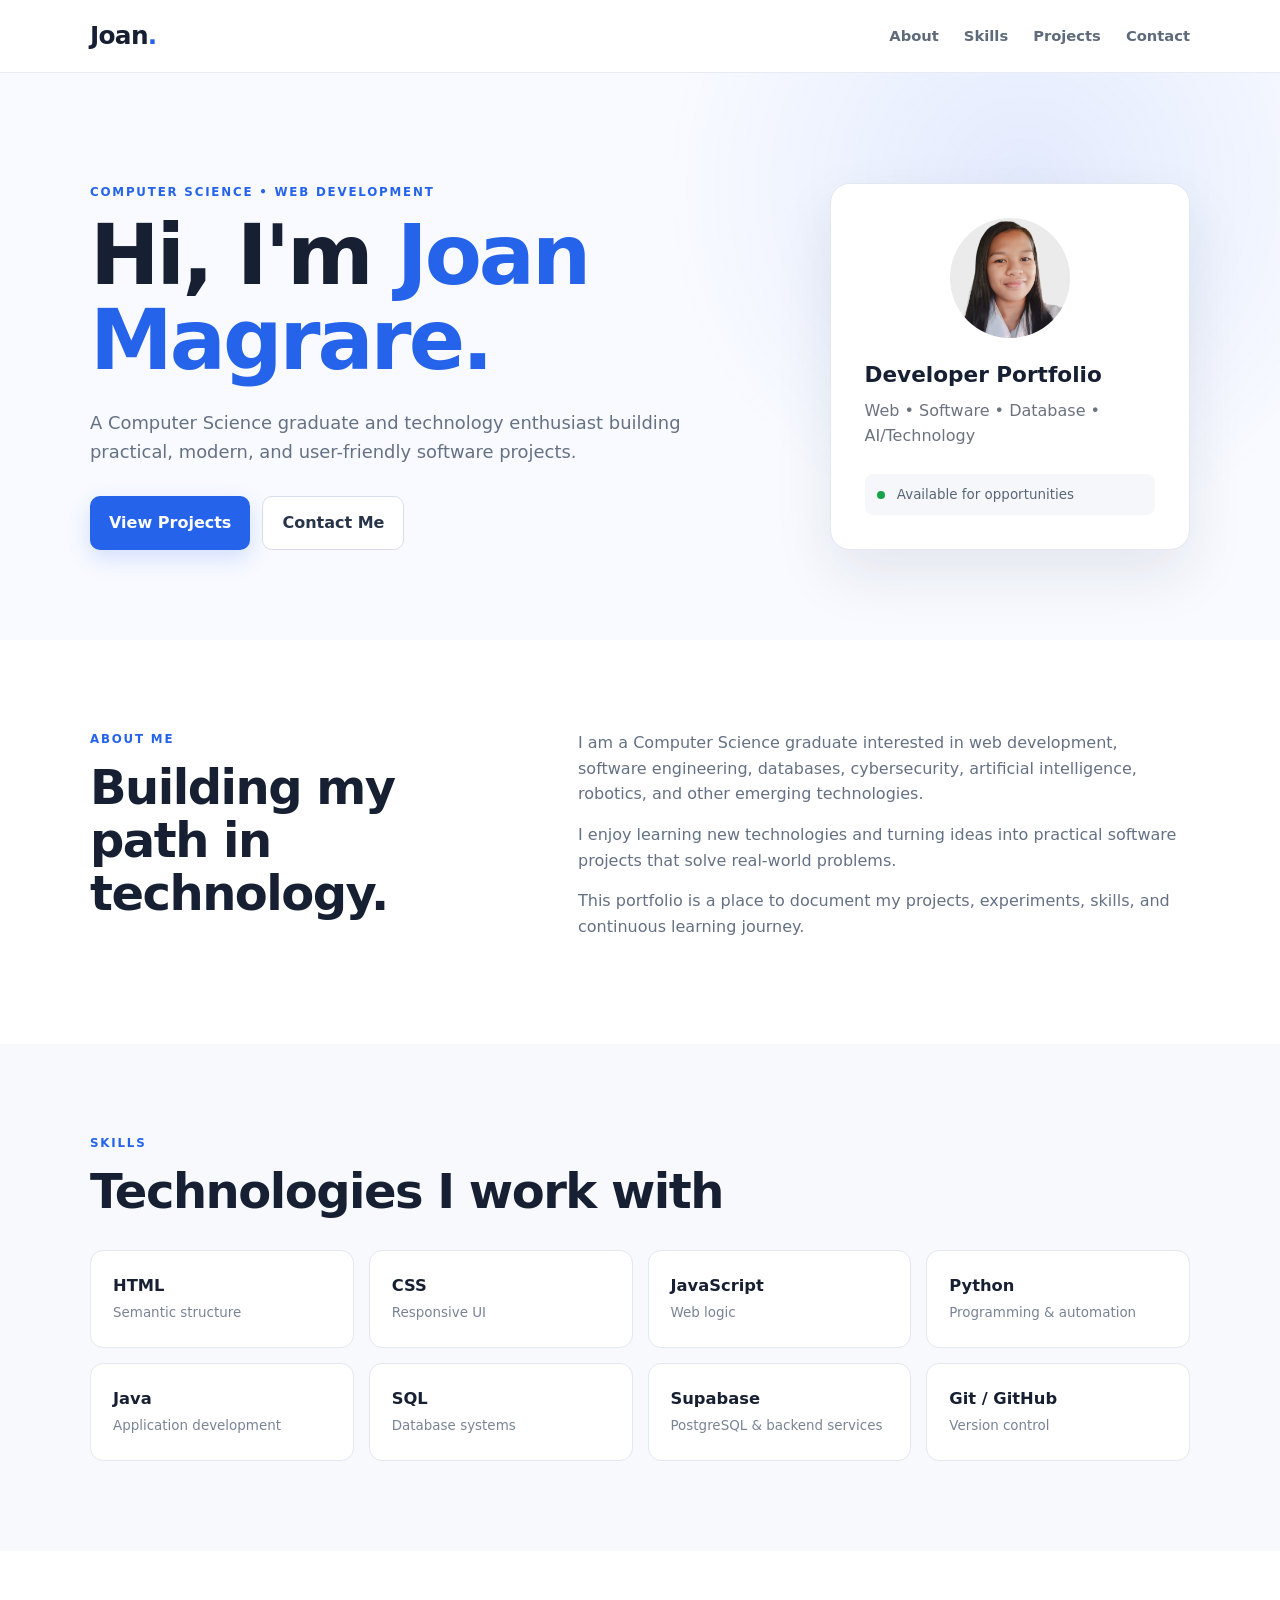
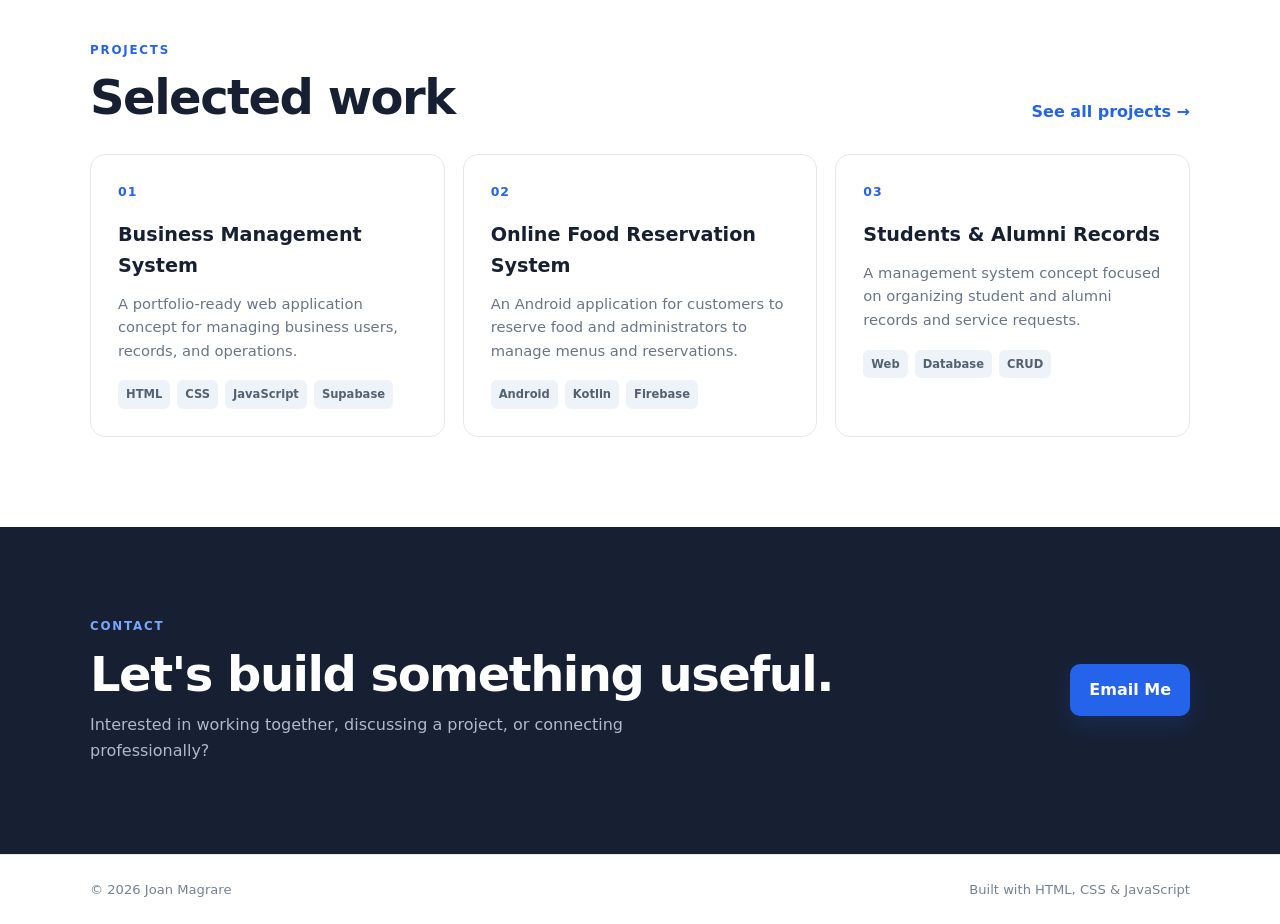
<file: index.html>
<!DOCTYPE html>
<html lang="en">
<head>
  <meta charset="UTF-8">
  <meta name="viewport" content="width=device-width, initial-scale=1.0">

  <meta
    name="description"
    content="Joan Magrare — Computer Science graduate, developer, and technology enthusiast."
  >

  <meta name="author" content="Joan Magrare">

  <title>Joan Magrare | Portfolio</title>

  <link rel="stylesheet" href="style.css">
</head>

<body>

  <!-- ================= HEADER ================= -->
  <header class="site-header">

    <nav class="nav container">

      <a class="brand" href="index.html" aria-label="Joan Magrare home">
        Joan<span>.</span>
      </a>

      <!-- Desktop Navigation -->
      <div class="nav-links" id="navLinks">

        <a href="#about">About</a>
        <a href="#skills">Skills</a>
        <a href="#projects">Projects</a>
        <a href="#contact">Contact</a>

      </div>

      <!-- Mobile Menu Button -->
      <button
        class="menu-toggle"
        type="button"
        aria-label="Open navigation menu"
        aria-expanded="false"
        aria-controls="navLinks"
      >
        ☰
      </button>

    </nav>

  </header>

  <main>

    <!-- ================= HERO ================= -->
    <section class="hero">

      <div class="container hero-grid">

        <div class="hero-content">

          <p class="eyebrow">
            COMPUTER SCIENCE • WEB DEVELOPMENT
          </p>

          <h1>
            Hi, I'm <span>Joan Magrare.</span>
          </h1>

          <p class="hero-text">
            A Computer Science graduate and technology enthusiast building
            practical, modern, and user-friendly software projects.
          </p>

          <div class="hero-actions">

            <a class="btn primary" href="#projects">
              View Projects
            </a>

            <a class="btn outline" href="#contact">
              Contact Me
            </a>

          </div>

        </div>

        <div class="hero-card">

          <div class="avatar">
             <img src="profile.jpg" alt="Joan Magrare">
          </div>

          <h2>
            Developer Portfolio
          </h2>

          <p>
            Web • Software • Database • AI/Technology
          </p>

          <div class="status">
            <span></span>
            Available for opportunities
          </div>

        </div>

      </div>

    </section>

    <!-- ================= ABOUT ================= -->
    <section id="about" class="section">

      <div class="container two-col">

        <div>

          <p class="eyebrow">
            ABOUT ME
          </p>

          <h2>
            Building my path in technology.
          </h2>

        </div>

        <div class="about-text">

          <p>
            I am a Computer Science graduate interested in web development,
            software engineering, databases, cybersecurity, artificial
            intelligence, robotics, and other emerging technologies.
          </p>

          <p>
            I enjoy learning new technologies and turning ideas into
            practical software projects that solve real-world problems.
          </p>

          <p>
            This portfolio is a place to document my projects, experiments,
            skills, and continuous learning journey.
          </p>

        </div>

      </div>

    </section>

    <!-- ================= SKILLS ================= -->
    <section id="skills" class="section section-muted">

      <div class="container">

        <p class="eyebrow">
          SKILLS
        </p>

        <h2>
          Technologies I work with
        </h2>

        <div class="skill-grid">

          <div class="skill-card">
            <strong>HTML</strong>
            <span>Semantic structure</span>
          </div>

          <div class="skill-card">
            <strong>CSS</strong>
            <span>Responsive UI</span>
          </div>

          <div class="skill-card">
            <strong>JavaScript</strong>
            <span>Web logic</span>
          </div>

          <div class="skill-card">
            <strong>Python</strong>
            <span>Programming & automation</span>
          </div>

          <div class="skill-card">
            <strong>Java</strong>
            <span>Application development</span>
          </div>

          <div class="skill-card">
            <strong>SQL</strong>
            <span>Database systems</span>
          </div>

          <div class="skill-card">
            <strong>Supabase</strong>
            <span>PostgreSQL & backend services</span>
          </div>

          <div class="skill-card">
            <strong>Git / GitHub</strong>
            <span>Version control</span>
          </div>

        </div>

      </div>

    </section>

    <!-- ================= PROJECTS ================= -->
    <section id="projects" class="section">

      <div class="container">

        <div class="section-head">

          <div>

            <p class="eyebrow">
              PROJECTS
            </p>

            <h2>
              Selected work
            </h2>

          </div>

          <a class="text-link" href="projects.html">
            See all projects →
          </a>

        </div>

        <div class="project-grid">

          <!-- Project 01 -->
          <article class="project-card">

            <div class="project-number">
              01
            </div>

            <h3>
              Business Management System
            </h3>

            <p>
              A portfolio-ready web application concept for managing
              business users, records, and operations.
            </p>

            <div class="tags">

              <span>HTML</span>
              <span>CSS</span>
              <span>JavaScript</span>
              <span>Supabase</span>

            </div>

          </article>

          <!-- Project 02 -->
          <article class="project-card">

            <div class="project-number">
              02
            </div>

            <h3>
              Online Food Reservation System
            </h3>



            <p>
              An Android application for customers to reserve food and
              administrators to manage menus and reservations.
            </p>

            <div class="tags">

              <span>Android</span>
              <span>Kotlin</span>
              <span>Firebase</span>

            </div>

          </article>

          <!-- Project 03 -->
          <article class="project-card">

            <div class="project-number">
              03
            </div>

            <h3>
              Students & Alumni Records
            </h3>

            <p>
              A management system concept focused on organizing student
              and alumni records and service requests.
            </p>

            <div class="tags">

              <span>Web</span>
              <span>Database</span>
              <span>CRUD</span>

            </div>

          </article>

        </div>

      </div>

    </section>

    <!-- ================= CONTACT ================= -->
    <section id="contact" class="section contact-section">

      <div class="container contact-card">

        <div>

          <p class="eyebrow">
            CONTACT
          </p>

          <h2>
            Let's build something useful.
          </h2>

          <p>
            Interested in working together, discussing a project,
            or connecting professionally?
          </p>

        </div>

        <a
          class="btn primary"
          href="mailto:joan.magrare@gmail.com"
        >
          Email Me
        </a>

      </div>

    </section>

  </main>

  <!-- ================= FOOTER ================= -->
  <footer class="footer">

    <div class="container footer-inner">

      <span>
        © <span id="year"></span> Joan Magrare
      </span>

      <span>
        Built with HTML, CSS & JavaScript
      </span>

    </div>

  </footer>

  <script src="script.js"></script>

</body>
</html>
</file>
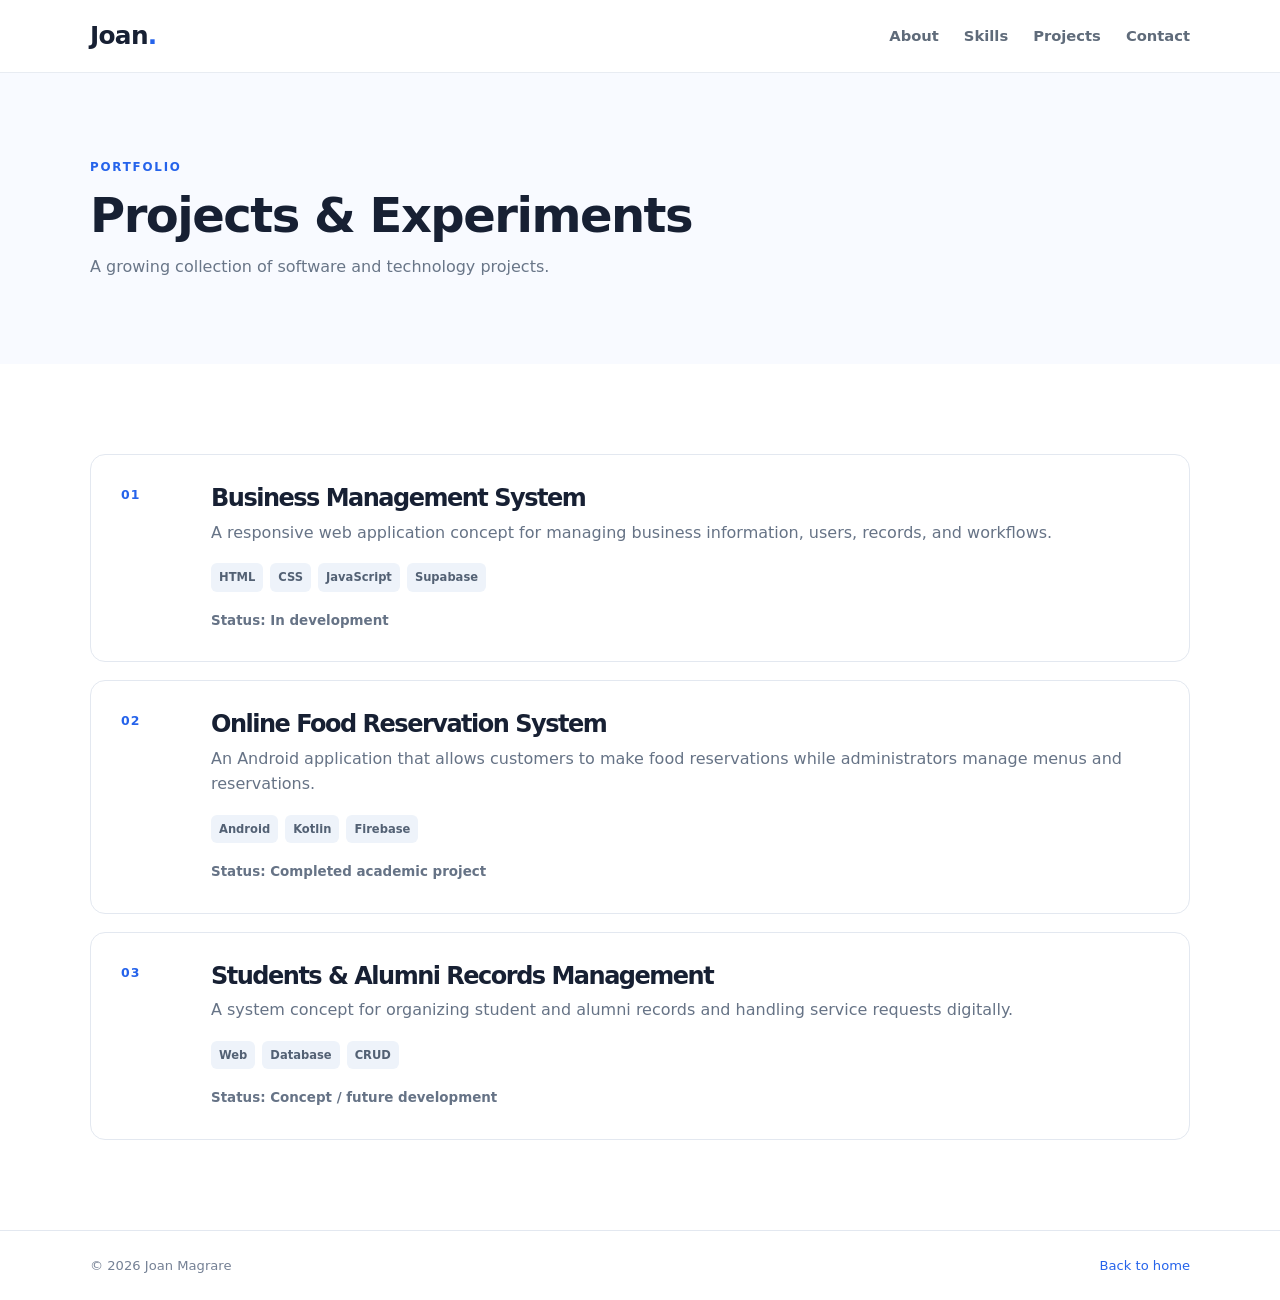
<file: projects.html>
<!DOCTYPE html>
<html lang="en">
<head>

  <meta charset="UTF-8">
  <meta name="viewport" content="width=device-width, initial-scale=1.0">

  <meta
    name="description"
    content="Projects and experiments by Joan Magrare, Computer Science graduate and developer."
  >

  <meta name="author" content="Joan Magrare">

  <title>Projects | Joan Magrare</title>

  <link rel="stylesheet" href="style.css">

</head>

<body>

  <!-- ================= HEADER ================= -->
  <header class="site-header">

    <nav class="nav container">

      <a
        class="brand"
        href="index.html"
        aria-label="Joan Magrare home"
      >
        Joan<span>.</span>
      </a>

      <!-- Desktop Navigation -->
      <div class="nav-links" id="navLinks">

        <a href="index.html#about">
          About
        </a>

        <a href="index.html#skills">
          Skills
        </a>

        <a href="index.html#projects">
          Projects
        </a>

        <a href="index.html#contact">
          Contact
        </a>

      </div>

      <!-- Mobile Menu Button -->
      <button
        class="menu-toggle"
        type="button"
        aria-label="Open navigation menu"
        aria-expanded="false"
        aria-controls="navLinks"
      >
        ☰
      </button>

    </nav>

  </header>

  <main>

    <!-- ================= PAGE HERO ================= -->
    <section class="page-hero">

      <div class="container">

        <p class="eyebrow">
          PORTFOLIO
        </p>

        <h1>
          Projects & Experiments
        </h1>

        <p>
          A growing collection of software and technology projects.
        </p>

      </div>

    </section>

    <!-- ================= PROJECT LIST ================= -->
    <section class="section">

      <div class="container project-list">

        <!-- Project 01 -->
        <article class="project-detail">

          <div class="project-number">
            01
          </div>

          <div>

            <h2>
              Business Management System
            </h2>

            <p>
              A responsive web application concept for managing
              business information, users, records, and workflows.
            </p>

            <div class="tags">

              <span>HTML</span>
              <span>CSS</span>
              <span>JavaScript</span>
              <span>Supabase</span>

            </div>

            <p class="project-status">
              Status: In development
            </p>

          </div>

        </article>

        <!-- Project 02 -->
        <article class="project-detail">

          <div class="project-number">
            02
          </div>

          <div>

            <h2>
              Online Food Reservation System
            </h2>

            <p>
              An Android application that allows customers to make
              food reservations while administrators manage menus
              and reservations.
            </p>

            <div class="tags">

              <span>Android</span>
              <span>Kotlin</span>
              <span>Firebase</span>

            </div>

            <p class="project-status">
              Status: Completed academic project
            </p>

          </div>

        </article>

        <!-- Project 03 -->
        <article class="project-detail">

          <div class="project-number">
            03
          </div>

          <div>

            <h2>
              Students & Alumni Records Management
            </h2>

            <p>
              A system concept for organizing student and alumni
              records and handling service requests digitally.
            </p>

            <div class="tags">

              <span>Web</span>
              <span>Database</span>
              <span>CRUD</span>

            </div>

            <p class="project-status">
              Status: Concept / future development
            </p>

          </div>

        </article>

      </div>

    </section>

  </main>

  <!-- ================= FOOTER ================= -->
  <footer class="footer">

    <div class="container footer-inner">

      <span>
        © <span id="year"></span> Joan Magrare
      </span>

      <a href="index.html">
        Back to home
      </a>

    </div>

  </footer>

  <script src="script.js"></script>

</body>
</html>
</file>
<file: style.css>
/* =========================================================
   RESET
========================================================= */

* {
  margin: 0;
  padding: 0;
  box-sizing: border-box;
}

/* =========================================================
   BASE
========================================================= */

html {
  scroll-behavior: smooth;
  scroll-padding-top: 90px;
}

body {
  font-family:
    Inter,
    ui-sans-serif,
    system-ui,
    -apple-system,
    BlinkMacSystemFont,
    "Segoe UI",
    sans-serif;

  color: #172033;
  background: #ffffff;
  line-height: 1.6;
}

a {
  color: inherit;
}

button,
input,
textarea {
  font: inherit;
}

button {
  cursor: pointer;
}

.container {
  width: min(1100px, 92%);
  margin: 0 auto;
}

/* =========================================================
   HEADER / NAVIGATION
========================================================= */

.site-header {
  background: rgba(255, 255, 255, 0.94);
  backdrop-filter: blur(12px);

  border-bottom: 1px solid #e8ecf2;

  position: sticky;
  top: 0;

  z-index: 100;
}

.nav {
  min-height: 72px;

  display: flex;
  align-items: center;
  justify-content: space-between;

  gap: 20px;

  position: relative;
}

.brand {
  text-decoration: none;

  font-size: 1.55rem;
  font-weight: 800;

  letter-spacing: -0.7px;

  white-space: nowrap;
}

.brand span {
  color: #2563eb;
}

/* Desktop navigation */

.nav-links {
  display: flex;
  align-items: center;

  gap: 25px;
}

.nav-links a {
  text-decoration: none;

  color: #5f6b7a;

  font-size: 0.92rem;
  font-weight: 600;

  transition: color 0.2s ease;
}

.nav-links a:hover {
  color: #2563eb;
}

/* Mobile menu button */

.menu-toggle {
  display: none;

  border: 0;
  background: transparent;

  color: #172033;

  font-size: 1.6rem;

  line-height: 1;

  padding: 8px;

  border-radius: 8px;
}

.menu-toggle:hover {
  background: #f1f5f9;
}

/* =========================================================
   HERO
========================================================= */

.hero {
  padding: 110px 0 90px;

  background:
    radial-gradient(
      circle at 80% 20%,
      rgba(37, 99, 235, 0.10),
      transparent 32%
    ),
    #f8faff;
}

.hero-grid {
  display: grid;

  grid-template-columns: 1.3fr 0.7fr;

  gap: 70px;

  align-items: center;
}

.eyebrow {
  color: #2563eb;

  font-size: 0.74rem;
  font-weight: 800;

  letter-spacing: 1.8px;

  margin-bottom: 12px;
}

.hero h1 {
  font-size: clamp(2.8rem, 7vw, 5.2rem);

  line-height: 1.02;

  letter-spacing: -3px;

  max-width: 800px;
}

.hero h1 span {
  color: #2563eb;
}

.hero-text {
  max-width: 650px;

  color: #657184;

  font-size: 1.12rem;

  margin: 25px 0 30px;
}

/* =========================================================
   BUTTONS
========================================================= */

.hero-actions {
  display: flex;

  gap: 12px;

  flex-wrap: wrap;
}

.btn {
  display: inline-flex;

  justify-content: center;
  align-items: center;

  text-decoration: none;

  border: 0;
  border-radius: 10px;

  padding: 13px 19px;

  font-weight: 750;

  cursor: pointer;

  transition:
    transform 0.2s ease,
    background 0.2s ease,
    box-shadow 0.2s ease;
}

.btn:hover {
  transform: translateY(-2px);
}

.primary {
  background: #2563eb;

  color: #ffffff;

  box-shadow:
    0 8px 22px rgba(37, 99, 235, 0.18);
}

.primary:hover {
  background: #1d4ed8;
}

.outline {
  border: 1px solid #d7deea;

  background: #ffffff;

  color: #273449;
}

.outline:hover {
  background: #f8fafc;
}

/* =========================================================
   HERO CARD
========================================================= */

.hero-card {
  background: #ffffff;

  border: 1px solid #e3e8f0;

  border-radius: 20px;

  padding: 34px;

  box-shadow:
    0 25px 60px rgba(20, 32, 55, 0.09);
}

.avatar {
  width: 120px;
  height: 120px;
  border-radius: 50%;
  overflow: hidden;
  margin: 0 auto 20px;
}

.avatar img {
  width: 100%;
  height: 100%;
  object-fit: cover;
  display: block;
}
.hero-card h2 {
  font-size: 1.35rem;

  margin-bottom: 5px;
}

.hero-card p {
  color: #6b7280;
}

.status {
  margin-top: 25px;

  padding: 10px 12px;

  border-radius: 8px;

  background: #f5f7fa;

  color: #596578;

  font-size: 0.84rem;
}

.status span {
  display: inline-block;

  width: 8px;
  height: 8px;

  border-radius: 50%;

  background: #16a34a;

  margin-right: 8px;
}

/* =========================================================
   SECTIONS
========================================================= */

.section {
  padding: 90px 0;
}

.section-muted {
  background: #f7f9fc;
}

.section h2,
.page-hero h1 {
  font-size: clamp(2rem, 4vw, 3rem);

  line-height: 1.1;

  letter-spacing: -1.5px;
}

/* =========================================================
   ABOUT
========================================================= */

.two-col {
  display: grid;

  grid-template-columns: 0.8fr 1.2fr;

  gap: 80px;
}

.about-text p {
  color: #647184;

  margin-bottom: 15px;
}

/* =========================================================
   SKILLS
========================================================= */

.skill-grid {
  display: grid;

  grid-template-columns: repeat(4, 1fr);

  gap: 15px;

  margin-top: 32px;
}

.skill-card {
  padding: 22px;

  background: #ffffff;

  border: 1px solid #e3e8f0;

  border-radius: 13px;

  transition:
    transform 0.2s ease,
    box-shadow 0.2s ease;
}

.skill-card:hover {
  transform: translateY(-3px);

  box-shadow:
    0 12px 25px rgba(20, 32, 55, 0.07);
}

.skill-card strong {
  display: block;

  font-size: 1.02rem;
}

.skill-card span {
  color: #788496;

  font-size: 0.84rem;
}

/* =========================================================
   PROJECTS
========================================================= */

.section-head {
  display: flex;

  justify-content: space-between;
  align-items: end;

  gap: 25px;

  margin-bottom: 30px;
}

.text-link {
  color: #2563eb;

  text-decoration: none;

  font-weight: 700;

  white-space: nowrap;
}

.text-link:hover {
  text-decoration: underline;
}

.project-grid {
  display: grid;

  grid-template-columns: repeat(3, 1fr);

  gap: 18px;
}

.project-card {
  border: 1px solid #e3e8f0;

  border-radius: 15px;

  padding: 27px;

  background: #ffffff;

  transition:
    transform 0.2s ease,
    box-shadow 0.2s ease;
}

.project-card:hover {
  transform: translateY(-4px);

  box-shadow:
    0 18px 35px rgba(20, 32, 55, 0.08);
}

.project-number {
  color: #2563eb;

  font-weight: 800;

  font-size: 0.78rem;

  letter-spacing: 1px;

  margin-bottom: 18px;
}

.project-card h3 {
  font-size: 1.2rem;

  margin-bottom: 10px;
}

.project-card p {
  color: #687587;

  font-size: 0.92rem;
}

/* =========================================================
   TAGS
========================================================= */

.tags {
  display: flex;

  flex-wrap: wrap;

  gap: 7px;

  margin-top: 18px;
}

.tags span {
  font-size: 0.72rem;

  padding: 5px 8px;

  background: #eef3fa;

  border-radius: 6px;

  color: #536174;

  font-weight: 700;
}

/* =========================================================
   CONTACT
========================================================= */

.contact-section {
  background: #172033;

  color: #ffffff;
}

.contact-card {
  display: flex;

  justify-content: space-between;
  align-items: center;

  gap: 30px;
}

.contact-card p:not(.eyebrow) {
  color: #aeb9c9;

  margin-top: 12px;

  max-width: 650px;
}

.contact-section .eyebrow {
  color: #79a6ff;
}

/* =========================================================
   FOOTER
========================================================= */

.footer {
  border-top: 1px solid #e3e8f0;

  padding: 24px 0;

  color: #758195;

  font-size: 0.82rem;
}

.footer-inner {
  display: flex;

  justify-content: space-between;

  gap: 20px;
}

.footer a {
  color: #2563eb;

  text-decoration: none;
}

.footer a:hover {
  text-decoration: underline;
}

/* =========================================================
   PROJECTS PAGE
========================================================= */

.page-hero {
  padding: 85px 0;

  background: #f8faff;
}

.page-hero p:last-child {
  color: #697688;

  margin-top: 12px;
}

.project-list {
  display: grid;

  gap: 18px;
}

.project-detail {
  display: grid;

  grid-template-columns: 70px 1fr;

  gap: 20px;

  padding: 30px;

  border: 1px solid #e3e8f0;

  border-radius: 15px;

  background: #ffffff;
}

.project-detail h2 {
  font-size: 1.5rem;

  margin-bottom: 8px;
}

.project-detail p {
  color: #667386;
}

.project-status {
  font-size: 0.84rem;

  margin-top: 18px;

  font-weight: 700;
}

/* =========================================================
   FOCUS ACCESSIBILITY
========================================================= */

button:focus-visible,
a:focus-visible {
  outline: 3px solid rgba(37, 99, 235, 0.25);

  outline-offset: 3px;
}

/* =========================================================
   TABLET
========================================================= */

@media (max-width: 900px) {

  .hero-grid {
    grid-template-columns: 1fr;

    gap: 45px;
  }

  .hero-card {
    max-width: 600px;
  }

  .two-col {
    grid-template-columns: 1fr;

    gap: 40px;
  }

  .skill-grid {
    grid-template-columns: repeat(2, 1fr);
  }

  .project-grid {
    grid-template-columns: repeat(2, 1fr);
  }

}

/* =========================================================
   MOBILE NAVIGATION
========================================================= */

@media (max-width: 800px) {

  .nav {
    min-height: 68px;
  }

  .menu-toggle {
    display: block;
  }

  .nav-links {
    display: none;

    position: absolute;

    top: 68px;

    left: 0;
    right: 0;

    flex-direction: column;

    align-items: stretch;

    gap: 0;

    background: #ffffff;

    border-bottom: 1px solid #e5e7eb;

    box-shadow:
      0 12px 25px rgba(15, 23, 42, 0.08);

    padding: 10px 4%;
  }

  .nav-links.open {
    display: flex;
  }

  .nav-links a {
    padding: 14px 0;

    border-bottom: 1px solid #f1f5f9;
  }

  .nav-links a:last-child {
    border-bottom: 0;
  }

  .contact-card {
    flex-direction: column;

    align-items: flex-start;
  }

  .section-head {
    align-items: flex-start;

    flex-direction: column;
  }

}

/* =========================================================
   SMALL TABLETS / LARGE PHONES
========================================================= */

@media (max-width: 650px) {

  .hero {
    padding: 80px 0 65px;
  }

  .hero h1 {
    letter-spacing: -2px;
  }

  .hero-card {
    padding: 28px;
  }

  .section {
    padding: 70px 0;
  }

  .project-grid {
    grid-template-columns: 1fr;
  }

  .project-detail {
    grid-template-columns: 1fr;

    gap: 5px;
  }

}

/* =========================================================
   SMALL PHONES
========================================================= */

@media (max-width: 520px) {

  .container {
    width: min(92%, 1100px);
  }

  .hero {
    padding: 70px 0 55px;
  }

  .hero h1 {
    font-size: clamp(2.5rem, 13vw, 3.5rem);

    letter-spacing: -2px;
  }

  .hero-text {
    font-size: 1rem;
  }

  .hero-actions {
    flex-direction: column;

    align-items: stretch;
  }

  .btn {
    width: 100%;
  }

  .skill-grid {
    grid-template-columns: 1fr;
  }

  .section {
    padding: 60px 0;
  }

  .section h2,
  .page-hero h1 {
    font-size: 2rem;
  }

  .project-card {
    padding: 23px;
  }

  .project-detail {
    padding: 23px;
  }

  .footer-inner {
    flex-direction: column;

    align-items: flex-start;
  }

  .page-hero {
    padding: 65px 0;
  }

}

/* =========================================================
   VERY SMALL PHONES
========================================================= */

@media (max-width: 360px) {

  .brand {
    font-size: 1.35rem;
  }

  .hero h1 {
    font-size: 2.35rem;
  }

  .hero-card {
    padding: 23px;
  }

  .avatar {
    width: 75px;
    height: 75px;
  }

}
</file>
